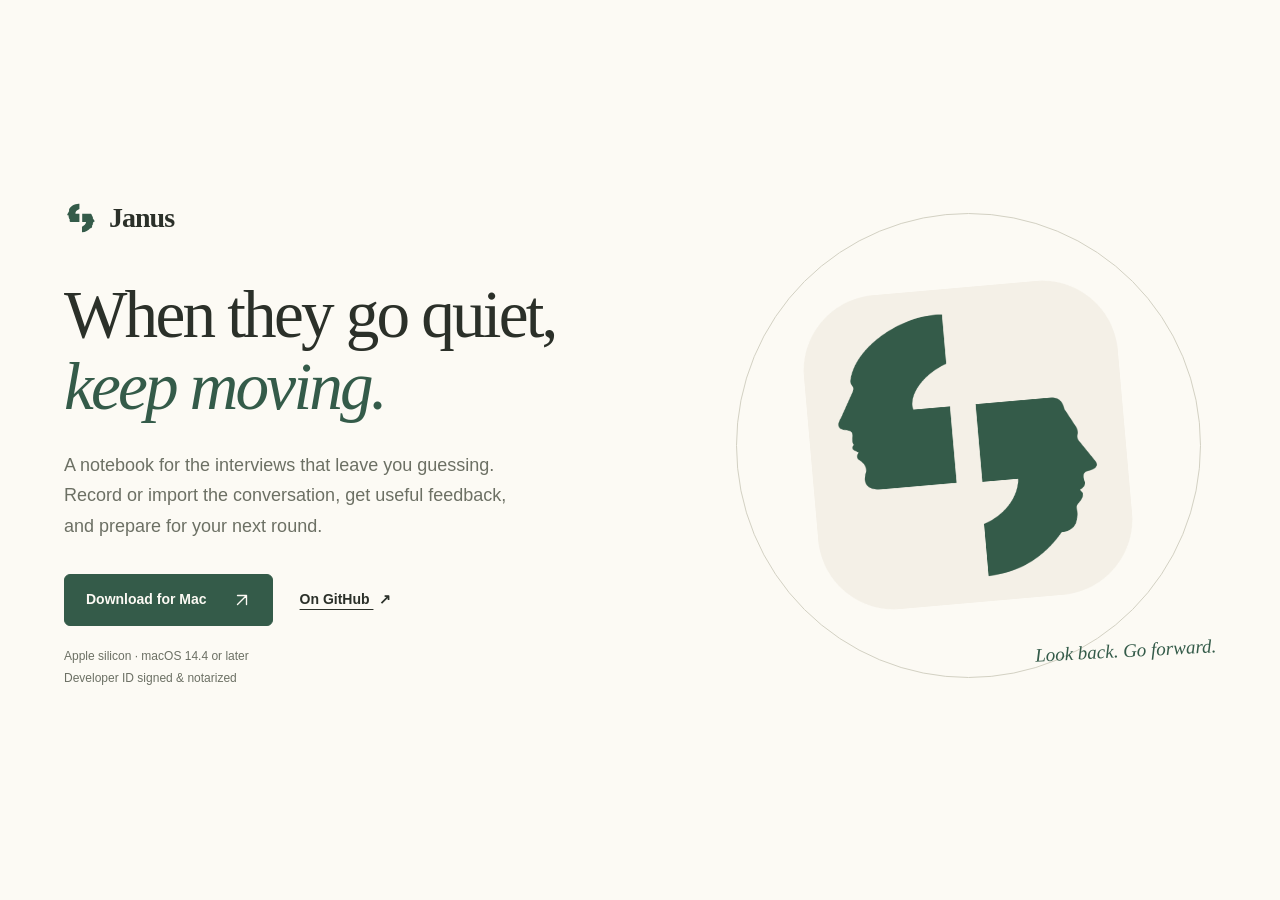
<file: docs/index.html>
<!doctype html>
<html lang="en">
<head>
  <meta charset="utf-8">
  <meta name="viewport" content="width=device-width, initial-scale=1">
  <meta name="description" content="An interview notebook for Mac. Revisit your conversations, get useful feedback, and prepare for your next round with Janus.">
  <meta name="theme-color" content="#fcfaf4" media="(prefers-color-scheme: light)">
  <meta name="theme-color" content="#24251f" media="(prefers-color-scheme: dark)">
  <meta property="og:title" content="Janus — When they go quiet, keep moving.">
  <meta property="og:description" content="An interview notebook for the conversations that leave you guessing. Made for Mac.">
  <meta property="og:type" content="website">
  <meta property="og:url" content="https://kcirtapfromspace.github.io/janus/">
  <meta property="og:image" content="https://kcirtapfromspace.github.io/janus/assets/app-icon.png">
  <meta property="og:image:width" content="1024">
  <meta property="og:image:height" content="1024">
  <link rel="canonical" href="https://kcirtapfromspace.github.io/janus/">
  <link rel="icon" href="assets/mark.svg" type="image/svg+xml">
  <link rel="stylesheet" href="site.css">
  <title>Janus — When they go quiet, keep moving.</title>
</head>
<body>
  <a class="skip-link" href="#main">Skip to content</a>
  <main id="main" class="page">
    <section class="hero" aria-labelledby="hero-title">
      <div class="hero-copy">
        <a class="brand" href="./" aria-label="Janus home">
          <img src="assets/mark.svg" width="34" height="34" alt="">
          <span>Janus</span>
        </a>
        <h1 id="hero-title">When they go quiet,<br><em>keep moving.</em></h1>
        <p class="intro">A notebook for the interviews that leave you guessing. Record or import the conversation, get useful feedback, and prepare for your next round.</p>
        <div class="hero-actions">
          <a class="button" href="https://github.com/kcirtapfromspace/janus/releases/latest">Download for Mac <svg viewBox="0 0 20 20" width="18" height="18" aria-hidden="true"><path d="M5 15 15 5M5 5h10v10"/></svg></a>
          <a class="text-link" href="https://github.com/kcirtapfromspace/janus">On GitHub <span aria-hidden="true">↗</span></a>
        </div>
        <p class="requirements">Apple silicon · macOS 14.4 or later<br>Developer ID signed &amp; notarized</p>
      </div>
      <div class="hero-art" aria-hidden="true">
        <div class="orbit"></div>
        <img class="hero-icon" src="assets/app-icon.png" width="1024" height="1024" alt="">
        <span class="art-note">Look back. Go forward.</span>
      </div>
    </section>
  </main>
</body>
</html>
</file>
<file: docs/site.css>
:root {
  color-scheme: light dark;
  --paper: #fcfaf4;
  --ink: #2b3029;
  --muted: #6c7064;
  --accent: #345b49;
  --line: #d3d1c3;
  --body: "Avenir Next", Avenir, "Trebuchet MS", sans-serif;
  --display: "Iowan Old Style", "Palatino Linotype", Palatino, Georgia, serif;
}
* { box-sizing: border-box; }
body { margin: 0; background: var(--paper); color: var(--ink); font: 17px/1.6 var(--body); }
a { color: inherit; text-underline-offset: 5px; text-decoration-thickness: 1px; }
a:focus-visible { outline: 3px solid var(--accent); outline-offset: 6px; }
img { max-width: 100%; height: auto; }
.page { max-width: 1380px; margin: auto; padding: 0 64px; }
.skip-link { position: absolute; z-index: 2; top: 12px; left: 16px; padding: 8px 16px; background: var(--accent); color: var(--paper); transform: translateY(-180%); }
.skip-link:focus { transform: none; }
.hero { min-height: 100svh; min-height: 100dvh; padding: 76px 0 86px; display: grid; grid-template-columns: 1.25fr 1fr; gap: 36px; align-items: center; }
.brand { display: inline-flex; align-items: center; gap: 11px; margin-bottom: 44px; text-decoration: none; font: 700 28px/1 Georgia, serif; letter-spacing: -1px; }
.brand img { width: 34px; height: 34px; }
h1 { margin: 0 0 27px; font: 400 clamp(54px, 5.25vw, 76px)/1.07 var(--display); letter-spacing: -2.8px; }
h1 em { font-weight: 400; color: var(--accent); }
.intro { max-width: 445px; margin: 0 0 32px; color: var(--muted); font-size: 18px; line-height: 1.7; }
.hero-actions { display: flex; flex-wrap: wrap; align-items: center; gap: 20px 27px; }
.button { display: inline-flex; align-items: center; justify-content: center; gap: 26px; min-height: 52px; padding: 12px 21px; background: var(--accent); color: var(--paper); border: 1px solid var(--accent); border-radius: 6px; text-decoration: none; font-size: 14px; font-weight: 600; transition: transform 160ms ease, opacity 160ms ease; }
.button svg { fill: none; stroke: currentColor; stroke-width: 1.5; stroke-linecap: round; stroke-linejoin: round; }
.button:hover { transform: translateY(-2px); opacity: .9; }
.button:active { transform: translateY(0); }
.text-link { font-size: 14px; font-weight: 600; }
.text-link span { display: inline-block; margin-left: 6px; }
.text-link:hover { color: var(--accent); }
.requirements { margin: 19px 0 0; color: var(--muted); font-size: 12px; line-height: 1.85; }
.hero-art { position: relative; display: grid; place-items: center; min-height: 470px; }
.orbit { position: absolute; width: 100%; max-width: 465px; aspect-ratio: 1; border: 1px solid var(--line); border-radius: 50%; }
.hero-icon { position: relative; width: min(360px, 83%); transform: rotate(-5deg); }
.art-note { position: absolute; right: 0; bottom: 8px; padding: 7px 0; font: italic 19px/1.4 var(--display); color: var(--accent); transform: rotate(-3deg); }
@media (prefers-color-scheme: dark) {
  :root { --paper: #24251f; --ink: #ece9df; --muted: #b7b7a7; --accent: #b2cab7; --line: #494c40; }
  .brand img { content: url("assets/mark-dark.svg"); }
}
@media (max-width: 1100px) {
  .page { padding: 0 40px; }
  .hero { gap: 24px; }
  h1 { font-size: 59px; letter-spacing: -2.3px; }
  .hero-art { min-height: 380px; }
  .hero-icon { width: min(305px, 86%); }
  .art-note { right: 4px; font-size: 17px; }
}
@media (max-width: 780px) {
  .page { padding: 0 28px; }
  .hero { grid-template-columns: 1fr; padding: 48px 0 42px; gap: 34px; }
  .brand { margin-bottom: 32px; }
  h1 { font-size: clamp(46px, 8.7vw, 68px); letter-spacing: -2px; }
  .intro { max-width: 490px; font-size: 17px; }
  .hero-art { min-height: 350px; max-width: 430px; width: 100%; margin: 0 auto; }
  .orbit { width: 95%; max-width: 345px; }
  .hero-icon { width: 285px; }
  .art-note { right: 18px; bottom: 0; }
}
@media (max-width: 380px) {
  .page { padding: 0 22px; }
  h1 { font-size: 42px; letter-spacing: -1.7px; }
  .hero-actions { gap: 20px; }
  .hero-art { min-height: 310px; }
  .hero-icon { width: 250px; }
}
@media (prefers-reduced-motion: reduce) {
  .button { transition: none; }
  .button:hover { transform: none; }
}
</file>
